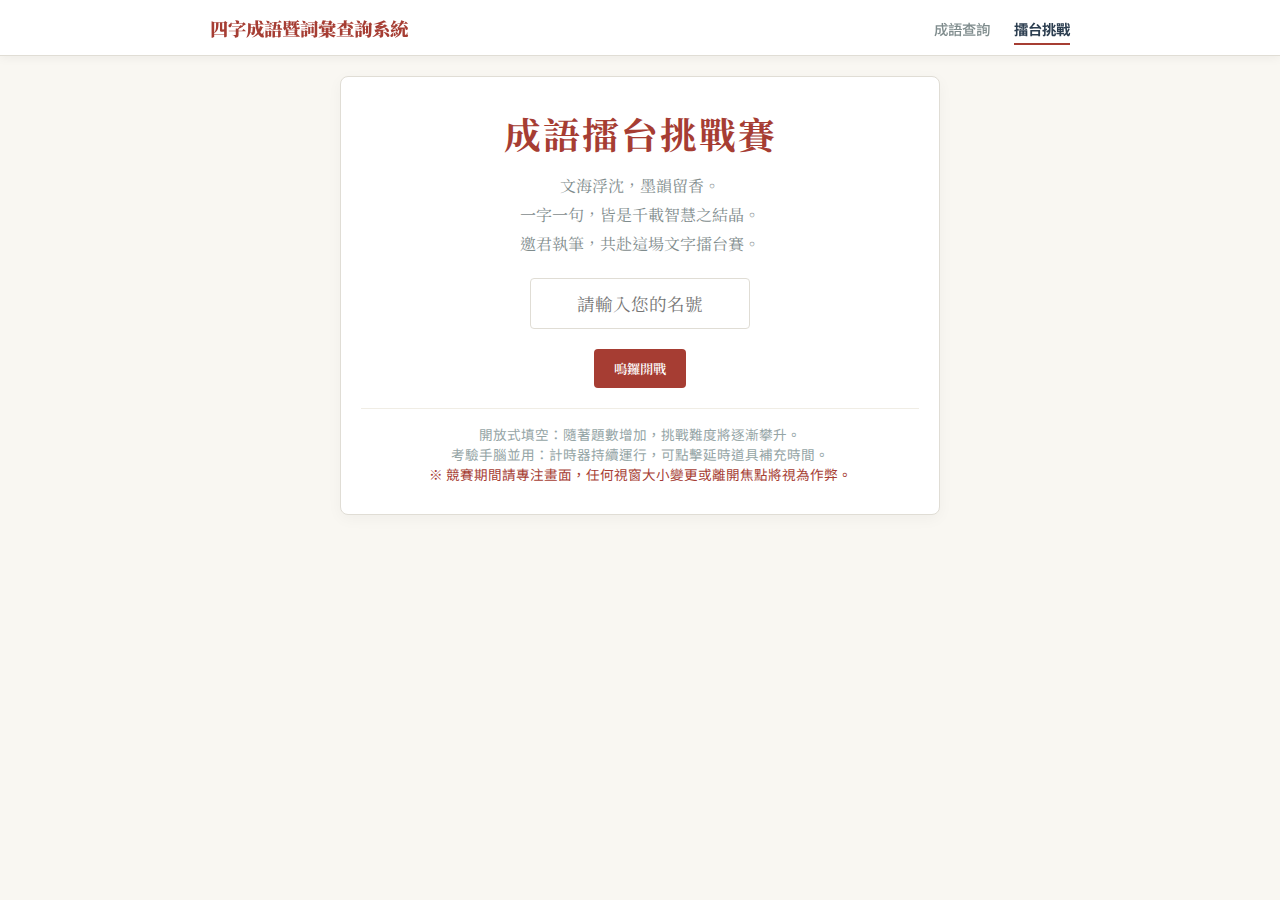
<file: game.html>
<!DOCTYPE html>
<html lang="zh-Hant">
<head>
    <meta charset="UTF-8">
    <meta name="viewport" content="width=device-width, initial-scale=1.0, maximum-scale=1.0, user-scalable=no">
    <title>四字成語暨詞彙查詢系統 - 成語擂台挑戰賽｜漫步時光</title>
    <link href="https://fonts.googleapis.com/css2?family=Noto+Serif+TC:wght@600;700;900&family=Noto+Sans+TC:wght@400;700&display=swap" rel="stylesheet">
    
    <!-- nav (假設路徑正確) -->
    <link rel="stylesheet" href="nav.css">
    <script src="nav.js"></script>

    <!-- style -->
    <link rel="stylesheet" href="game.css">

</head>
<body>

    <!-- 開始介面 -->
    <div id="scene-start" class="scene active">
        <div class="game-card">
            <h1 style="color: var(--accent-red); font-family: var(--serif); font-size: 2.3rem; margin-bottom: 12px; font-weight: 700;">成語擂台挑戰賽</h1>
            
            <div class="art-intro">
                <span>文海浮沈，墨韻留香。</span>
                <span>一字一句，皆是千載智慧之結晶。</span>
                <span>邀君執筆，共赴這場文字擂台賽。</span>
            </div>

            <div style="margin: 20px 0;">
                <input type="text" id="player-name" placeholder="請輸入您的名號" maxlength="8" style="padding:12px; text-align:center; font-size:1.1rem; border:1px solid var(--border-color); border-radius:4px; width: 220px; outline: none; font-family: var(--serif);">
            </div>
            
            <button class="btn btn-primary" onclick="startGame()">鳴鑼開戰</button>

            <div class="rules-small">
                開放式填空：隨著題數增加，挑戰難度將逐漸攀升。<br>
                考驗手腦並用：計時器持續運行，可點擊延時道具補充時間。<br>
                <span style="color: var(--accent-red);">※ 競賽期間請專注畫面，任何視窗大小變更或離開焦點將視為作弊。</span>
            </div>
        </div>
    </div>

    <!-- 遊戲主介面 -->
    <div id="scene-game" class="scene">
        <div class="game-card">
            <div class="stats-dashboard">
                <div class="stat-item">
                    <span class="stat-label">挑戰者</span>
                    <span class="stat-value" id="display-name">-</span>
                </div>
                <div class="stat-item">
                    <span class="stat-label">勝場</span>
                    <span class="stat-value">🏆 <span id="score">0</span></span>
                </div>
                <div class="stat-item">
                    <span class="stat-label">元氣</span>
                    <span class="stat-value" id="hp-display">❤️ x3</span>
                </div>
                <div class="stat-item">
                    <span class="stat-label">道具</span>
                    <span class="stat-value" id="clock-display">⏳ x3</span>
                </div>
            </div>

            <div id="timer-container"><div id="timer-bar"></div></div>
            
            <p id="potential-count" style="font-size: 0.8rem; color: #bbb; margin-bottom: 12px; font-family: var(--sans);"></p>
            
            <div class="idiom-grid" id="game-grid"></div>
            
            <div id="msg" style="min-height: 24px; margin-bottom: 15px;"></div>

            <div id="action-area" class="btn-group">
                <button class="btn btn-primary" id="submit-btn" onclick="checkAnswer()">提交答案</button>
                <button class="btn btn-tool" id="clock-btn" onclick="useClockItem()">⏳ 延時</button>
                <button class="btn btn-outline" onclick="giveUp()">放棄</button>
            </div>
        </div>
    </div>

    <!-- 解答彈窗 Modal -->
    <div id="modal-explanation" class="modal-overlay">
        <div class="modal-content">
            <button class="modal-close" onclick="closeAndNext()">✕</button>
            <div class="modal-header">
                <h3 id="modal-title" style="margin:0; font-family: var(--serif); font-weight: 700;">解答與解析</h3>
            </div>
            <div class="modal-body" id="exp-body">
                <!-- 內容動態生成 -->
            </div>
            <div class="modal-footer">
                <button class="btn btn-primary" style="width: 100%;" onclick="closeAndNext()">繼續挑戰</button>
            </div>
        </div>
    </div>

    <!-- 中場休息 -->
    <div id="scene-rest" class="scene">
        <div class="game-card">
            <h2 style="color: var(--accent-blue); font-family: var(--serif); font-weight: 700; font-size: 2.2rem;">☕ 小憩片刻</h2>
            <div class="art-intro" style="margin-top: 15px;">
                <span style="display: block; font-size: 1.1rem; color: #999;">身經百戰，文采斐然。</span>
                <span style="display: block; font-size: 1.3rem; margin-top: 5px; color: var(--text-main);">
                    您已連續闖過 <span id="rest-milestone" style="color: var(--accent-red); font-weight: 900;">10</span> 關
                </span>
            </div>
            
            <div class="reward-container">
                <div class="reward-item">
                    <span class="reward-icon">❤️</span>
                    <span class="reward-text">+1</span>
                </div>
                <div class="reward-item">
                    <span class="reward-icon">⏳</span>
                    <span class="reward-text">+1</span>
                </div>
            </div>

            <button class="btn btn-primary" style="padding: 12px 50px; font-size: 1.1rem; margin-top: 10px;" onclick="resumeGame()">繼續挑戰</button>
        </div>
    </div>

    <!-- 結束介面 -->
    <div id="scene-end" class="scene">
        <div class="game-card">
            <h1 style="font-family: var(--serif); color: var(--accent-red); font-weight: 700; margin-bottom: 5px;">挑戰結束</h1>
            <canvas id="result-canvas" width="600" height="450"></canvas>
            <div class="btn-group" style="margin-top: 15px;">
                <button class="btn btn-outline" onclick="downloadResult()">下載成就圖</button>
                <button class="btn btn-primary" onclick="location.reload()">再試一次</button>
            </div>
        </div>
    </div>

<script>
    let allIdioms = [];
    let currentQuestion = { baseWord: "", holeIndices: [], validAnswers: [], sortedList: [] };
    let userAnswersHistory = {}; 
    let score = 0, hp = 3, clocks = 3, playerName = "";
    let timerInterval, endTime;
    let isTransitioning = false, isGameActive = false, clockUsedThisRound = false;
    let startWidth = window.innerWidth, startHeight = window.innerHeight;

    async function loadData() {
        try {
            const response = await fetch('https://idiom.strolltimes.com/dict_revised_2015_20240927.json');
            const data = await response.json();
            allIdioms = data.filter(item => item['字詞名'] && item['字詞名'].length === 4);
            allIdioms.sort(() => Math.random() - 0.5);
            document.getElementById('potential-count').innerText = "資料載入完成，隨時可以開戰。";
        } catch (e) {
            document.getElementById('potential-count').innerText = "資料載入失敗。";
        }
    }
    loadData();

    const triggerAntiCheat = (msg = "🚫 心思不專！此題作廢。") => {
        if (isGameActive && !isTransitioning) {
            clearInterval(timerInterval);
            handleWrong(msg);
        }
    };

    document.addEventListener("visibilitychange", () => { if (document.hidden) triggerAntiCheat("🚫 離開畫面！此題作廢。"); });
    window.addEventListener("blur", () => { triggerAntiCheat("🚫 失去焦點！此題作廢。"); });
    window.addEventListener("resize", () => {
        if (Math.abs(window.innerWidth - startWidth) > 80 || Math.abs(window.innerHeight - startHeight) > 80) {
            triggerAntiCheat("🚫 視窗變動！此題作廢。");
        }
    });

    function startGame() {
        if (allIdioms.length === 0) return alert("資料載入中...");
        playerName = document.getElementById('player-name').value.trim() || "無名英雄";
        document.getElementById('display-name').innerText = playerName;
        startWidth = window.innerWidth;
        startHeight = window.innerHeight;
        userAnswersHistory = {}; 
        score = 0; hp = 3; clocks = 3;
        updateStatsDisplay();
        switchScene('scene-game');
        newQuestion();
    }

    function switchScene(id) {
        document.querySelectorAll('.scene').forEach(s => s.classList.remove('active'));
        document.getElementById(id).classList.add('active');
    }

    function updateStatsDisplay() {
        document.getElementById('score').innerText = score;
        document.getElementById('hp-display').innerText = "❤️ x" + hp;
        document.getElementById('clock-display').innerText = "⏳ x" + clocks;
    }

    function getCurrentPatternCode() {
        let code = "";
        for(let i=0; i<4; i++) {
            code += currentQuestion.holeIndices.includes(i) ? "_" : currentQuestion.baseWord[i];
        }
        return code;
    }

    function newQuestion() {
        if (hp <= 0) return endGame();
        isTransitioning = false; isGameActive = true; clockUsedThisRound = false;
        document.getElementById('msg').innerHTML = "";
        document.getElementById('action-area').style.display = "flex";
        document.getElementById('submit-btn').disabled = false;
        document.getElementById('clock-btn').disabled = clocks <= 0;
        closeModal();

        // 核心設定：根據勝場數(score)嚴格劃分階段
        let minAnswers = 50;
        let forceHoleCount = 3; // 預設挖3格 (提示1字)
        let randomHolesRange = null; // 用於後期隨機挖空
        let isExtreme = false;

        if (score >= 40) { 
            // 41題以後：提示1~3字 (填1~3格)，答案1+
            minAnswers = 1;
            randomHolesRange = [1, 2, 3]; // 挖1~3格
            isExtreme = true;
        } else if (score >= 30) { 
            // 31~40題：提示1~2字 (填2~3格)，答案10+
            minAnswers = 10; 
            randomHolesRange = [2, 3]; // 挖2~3格
        } else if (score >= 20) { 
            // 21~30題：固定提示1字 (填3格)，答案20+
            minAnswers = 20; 
            forceHoleCount = 3;
        } else if (score >= 10) { 
            // 11~20題：固定提示1字 (填3格)，答案30+
            minAnswers = 30; 
            forceHoleCount = 3;
        } else { 
            // 1~10題：固定提示1字 (填3格)，答案50+
            minAnswers = 50; 
            forceHoleCount = 3;
        }

        let bestCandidate = null;
        let attemptLimit = 3000;

        while (attemptLimit--) {
            const target = allIdioms[Math.floor(Math.random() * allIdioms.length)];
            const word = target['字詞名'];
            
            // 決定本題「必須」有幾個空格 (numHoles)
            let numHoles;
            if (randomHolesRange) {
                numHoles = randomHolesRange[Math.floor(Math.random() * randomHolesRange.length)];
            } else {
                numHoles = forceHoleCount;
            }
            
            // 隨機決定空格位置
            let hIndices = [];
            let indices = [0, 1, 2, 3].sort(() => Math.random() - 0.5);
            hIndices = indices.slice(0, numHoles).sort();

            // 計算符合該組合的答案數
            const matches = allIdioms.filter(item => {
                for(let j=0; j<4; j++) {
                    if(!hIndices.includes(j) && item['字詞名'][j] !== word[j]) return false;
                }
                return true;
            });

            // 嚴格檢查：必須符合該階段的空格數量且答案數達標
            if (matches.length >= minAnswers) {
                bestCandidate = { baseWord: word, holeIndices: hIndices, validAnswers: matches };
                break; 
            }

            // 備選方案：如果搜尋快結束還沒找到，暫存一個答案數最多、且空格數「絕對正確」的題目
            if (!bestCandidate || (matches.length > bestCandidate.validAnswers.length)) {
                // 只有當空格數完全符合預期時，才更新備選
                if (hIndices.length === numHoles) {
                    bestCandidate = { baseWord: word, holeIndices: hIndices, validAnswers: matches };
                }
            }
        }

        // 最後保險：確保最終題目不為空且空格數正確
        currentQuestion = bestCandidate;
        const potentialCount = currentQuestion.validAnswers.length;
        const actualReveal = 4 - currentQuestion.holeIndices.length;

        document.getElementById('potential-count').innerText = 
            isExtreme ? `極限挑戰：此組合共有 ${potentialCount} 個可能解 (提示 ${actualReveal} 字)` : 
            `此組合共有 ${potentialCount} 種可能 (提示 ${actualReveal} 字)`;
        
        renderGrid();
        startTimer(15000 + (currentQuestion.holeIndices.length * 5000));
    }

    function renderGrid() {
        const grid = document.getElementById('game-grid');
        grid.innerHTML = "";
        for (let i = 0; i < 4; i++) {
            const box = document.createElement('div');
            box.className = "char-box";
            if (currentQuestion.holeIndices.includes(i)) {
                box.innerHTML = `<input type="text" id="ans-${i}" class="game-input" data-idx="${i}" autocomplete="off">`;
            } else { box.innerText = currentQuestion.baseWord[i]; }
            grid.appendChild(box);
        }
        const inputs = document.querySelectorAll('.game-input');
        if(inputs[0]) inputs[0].focus();
        inputs.forEach((input, idx) => {
            let isComposing = false;
            input.addEventListener('compositionstart', () => { isComposing = true; });
            input.addEventListener('compositionend', () => {
                isComposing = false;
                if (input.value && inputs[idx+1]) { inputs[idx+1].focus(); }
            });
            input.addEventListener('input', () => {
                if (!isComposing && input.value && inputs[idx+1]) { inputs[idx+1].focus(); }
            });
            input.onkeydown = (e) => {
                if(e.key === 'Backspace' && !input.value && inputs[idx-1]) inputs[idx-1].focus();
                if(e.key === 'Enter') checkAnswer();
            };
        });
    }

    function startTimer(duration) {
        clearInterval(timerInterval);
        const start = Date.now();
        endTime = start + duration;
        timerInterval = setInterval(() => {
            const now = Date.now();
            const remain = Math.max(0, endTime - now);
            const progress = (remain / duration) * 100;
            document.getElementById('timer-bar').style.width = progress + "%";
            if (remain <= 0) { clearInterval(timerInterval); handleWrong("⌛ 時間到！"); }
        }, 50);
    }

    function useClockItem() {
        if (clocks <= 0 || clockUsedThisRound || !isGameActive) return;
        clocks--; clockUsedThisRound = true;
        updateStatsDisplay();
        endTime += 15000;
        document.getElementById('msg').innerHTML = "<span style='color:var(--accent-gold)'>⏳ 時光延長 15 秒</span>";
        document.getElementById('clock-btn').disabled = true;
    }

    function checkAnswer() {
        if (isTransitioning) return;
        const inputs = document.querySelectorAll('.game-input');
        let attempt = "", complete = true;
        for(let i=0; i<4; i++) {
            if(currentQuestion.holeIndices.includes(i)) {
                const val = document.getElementById(`ans-${i}`).value.trim();
                if(!val) complete = false;
                attempt += val;
            } else { attempt += currentQuestion.baseWord[i]; }
        }
        if(!complete) return;
        const found = allIdioms.find(item => item['字詞名'] === attempt);
        if (found) {
            const word = found['字詞名'];
            const pattern = getCurrentPatternCode();
            if (userAnswersHistory[pattern] && userAnswersHistory[pattern].has(word)) {
                document.getElementById('msg').innerHTML = `<span style="color:orange">⚠️ 在此填空組合下，「${word}」已用過！</span>`;
                return;
            }
            clearInterval(timerInterval);
            isTransitioning = true; isGameActive = false;
            score++; 
            if (!userAnswersHistory[pattern]) userAnswersHistory[pattern] = new Set();
            userAnswersHistory[pattern].add(word);
            updateStatsDisplay();
            document.getElementById('msg').innerHTML = `<span style="color:green">✨ 正確：${attempt}</span>`;
            showExplanations(found, true);
        } else { 
            clearInterval(timerInterval);
            isTransitioning = true; isGameActive = false;
            handleWrong("❌ 查無此詞", attempt); 
        }
    }

    function handleWrong(reason, attempt) {
        clearInterval(timerInterval);
        isTransitioning = true; isGameActive = false;
        hp--; updateStatsDisplay();
        document.getElementById('msg').innerHTML = `<span style="color:var(--accent-red)">${reason}</span>`;
        showExplanations(null, false);
    }

    function showExplanations(userFound, isSuccess) {
        const modal = document.getElementById('modal-explanation');
        const body = document.getElementById('exp-body');
        const title = document.getElementById('modal-title');
        let list = [...currentQuestion.validAnswers];
        if (userFound) { list = [userFound, ...list.filter(a => a['字詞名'] !== userFound['字詞名'])]; }
        title.innerText = isSuccess ? "✅ 正確解鎖" : "💡 可惜了，正確答案參考：";
        let html = "";
        list.forEach(item => {
            const cleanDef = item['釋義'].replace(/<[^>]*>/g, '').slice(0, 150);
            html += `<div class="idiom-list-item">
                        <span class="idiom-title">【${item['字詞名']}】</span>
                        <div class="idiom-def">${cleanDef}...</div>
                     </div>`;
        });
        body.innerHTML = html;
        modal.style.display = "flex";
    }

    function closeModal() { document.getElementById('modal-explanation').style.display = "none"; }
    function closeAndNext() { closeModal(); handleNextStep(); }
    function handleNextStep() {
        if (hp <= 0) { endGame(); return; }
        if (score > 0 && score % 10 === 0) { showRestScene(); } else { newQuestion(); }
    }
    function showRestScene() { document.getElementById('rest-milestone').innerText = score; switchScene('scene-rest'); }
    
    function resumeGame() { 
        hp = Math.min(5, hp + 1); 
        clocks++; 
        updateStatsDisplay(); 
        switchScene('scene-game'); 
        newQuestion(); 
    }

    function giveUp() { if (!isGameActive) return; handleWrong("已放棄"); }
    function getRankInfo(s) {
        if (s >= 50) return { title: "【筆落驚風雨】", desc: "登峰造極，曠古絕倫" };
        if (s >= 40) return { title: "【才高八斗】", desc: "驚才絕豔，翰林名宿" };
        if (s >= 30) return { title: "【胸藏錦繡】", desc: "博古通今，學富五車" };
        if (s >= 20) return { title: "【斐然成章】", desc: "辭藻清麗，才氣初展" };
        if (s >= 10) return { title: "【略通文墨】", desc: "筆耕不輟，漸入佳境" };
        return { title: "【尋章摘句】", desc: "字海浮沈，猶需砥礪" };
    }
    function endGame() { isGameActive = false; clearInterval(timerInterval); closeModal(); switchScene('scene-end'); drawResult(); }
    function drawResult() {
        const canvas = document.getElementById('result-canvas');
        const ctx = canvas.getContext('2d');
        const rank = getRankInfo(score);
        ctx.fillStyle = "#fff"; ctx.fillRect(0, 0, 600, 450);
        ctx.strokeStyle = "#eee"; ctx.lineWidth = 15; ctx.strokeRect(0, 0, 600, 450);
        ctx.fillStyle = "#2c3e50"; ctx.textAlign = "center";
        ctx.font = "600 30px 'Noto Serif TC'"; ctx.fillText("成語擂台成就榜", 300, 80);
        ctx.font = "700 120px 'Noto Serif TC'"; ctx.fillStyle = "#a63d33"; ctx.fillText(`${score}`, 300, 220);
        ctx.font = "600 34px 'Noto Serif TC'"; ctx.fillStyle = "#2c3e50"; ctx.fillText(rank.title, 300, 315);
        ctx.font = "22px 'Noto Serif TC'"; ctx.fillStyle = "#7f8c8d"; ctx.fillText(rank.desc, 300, 360);
        ctx.font = "600 20px 'Noto Serif TC'"; ctx.fillStyle = "#34495e"; ctx.fillText(`挑戰者：${playerName}`, 300, 410);
    }
    function downloadResult() {
        const link = document.createElement('a');
        link.download = `rank_${playerName}.png`;
        link.href = document.getElementById('result-canvas').toDataURL();
        link.click();
    }
</script>
</body>
</html>
</file>
<file: nav.css>
/* nav.css */
:root {
    --nav-height: 56px;
    --subnav-height: 52px;
    --accent-red: #8e443d;
    --border-color: #d1ccc0;
}

/* 第一層：主導覽列 - 設為最高層級 */
.global-nav {
    width: 100%;
    height: var(--nav-height);
    background: #ffffff;
    border-bottom: 1px solid var(--border-color);
    position: fixed;
    top: 0; left: 0;
    z-index: 10010; /* 確保在最頂層 */
    display: flex;
    justify-content: center;
    box-shadow: 0 2px 10px rgba(0,0,0,0.05);
}

.nav-container {
    width: 100%;
    max-width: 900px;
    display: flex;
    justify-content: space-between;
    align-items: center;
    padding: 0 20px;
}

.nav-brand {
    font-family: 'Noto Serif TC', serif;
    font-weight: 900;
    color: var(--accent-red);
    font-size: 1.15rem;
}

/* 漢堡按鈕 */
.nav-toggle {
    display: none;
    flex-direction: column;
    justify-content: space-around;
    width: 24px;
    height: 18px;
    background: transparent;
    border: none;
    cursor: pointer;
    padding: 0;
    z-index: 10012;
}

.nav-toggle span {
    width: 24px;
    height: 2px;
    background: var(--accent-red);
    border-radius: 10px;
    transition: all 0.3s linear;
    position: relative;
    transform-origin: 1px;
}

.nav-toggle.is-active span:nth-child(1) { transform: rotate(45deg); }
.nav-toggle.is-active span:nth-child(2) { opacity: 0; }
.nav-toggle.is-active span:nth-child(3) { transform: rotate(-45deg); }

.nav-links a {
    text-decoration: none;
    color: #7f8c8d;
    margin-left: 20px;
    font-size: 0.9rem;
    font-weight: 500;
    transition: color 0.2s;
}

.nav-links a:hover { color: var(--accent-red); }
.nav-links a.active { color: #2c3e50; font-weight: bold; border-bottom: 2px solid var(--accent-red); padding-bottom: 4px; }

/* 行動版選單適配 - 層級介於主導覽與搜尋列之間 */
@media (max-width: 600px) {
    .nav-toggle { display: flex; }
    
    .nav-links {
        position: fixed;
        top: var(--nav-height);
        left: 0;
        width: 100%;
        background: white;
        flex-direction: column;
        display: none;
        border-bottom: 1px solid var(--border-color);
        box-shadow: 0 10px 20px rgba(0,0,0,0.1);
        z-index: 10009; /* 僅次於 global-nav */
    }
    
    .nav-links.is-visible { display: flex; }
    
    .nav-links a {
        margin: 0;
        padding: 18px 25px;
        border-bottom: 1px solid #f0f0f0;
        font-size: 1rem;
    }
}

/* 第二層：次級搜尋列 - 層級低於主導覽列以實現「滑出」效果 */
.search-subnav {
    width: 100%;
    height: var(--subnav-height);
    background: rgba(253, 251, 246, 0.98);
    backdrop-filter: blur(8px);
    border-bottom: 1px solid var(--border-color);
    position: fixed;
    top: var(--nav-height);
    left: 0;
    z-index: 10008; /* 高於內容，低於導覽列 */
    display: flex;
    justify-content: center;
    transform: translateY(-100%);
    transition: transform 0.4s cubic-bezier(0.165, 0.84, 0.44, 1), opacity 0.3s;
    opacity: 0;
    box-shadow: 0 4px 10px rgba(0,0,0,0.03);
}

.search-subnav.visible {
    transform: translateY(0);
    opacity: 1;
}

.subnav-container {
    width: 100%;
    max-width: 900px;
    display: flex;
    align-items: center;
    justify-content: center;
    padding: 0 20px;
}

.subnav-label {
    font-size: 0.85rem;
    color: #4a6572;
    margin-right: 15px;
    font-family: 'Noto Serif TC', serif;
    font-weight: 600;
}

.mini-grid { display: flex; gap: 8px; }

.input-mini {
    width: 38px;
    height: 38px;
    text-align: center;
    font-family: 'Noto Serif TC', serif;
    font-size: 22px;
    border: 1px solid var(--border-color);
    border-radius: 4px;
    background: #ffffff;
    color: var(--accent-red);
    outline: none;
    background-image:
        linear-gradient(to right, transparent 12px, rgba(142,68,61,0.08) 12px, rgba(142,68,61,0.08) 13px, transparent 13px),
        linear-gradient(to right, transparent 25px, rgba(142,68,61,0.08) 25px, rgba(142,68,61,0.08) 26px, transparent 26px),
        linear-gradient(to bottom, transparent 12px, rgba(142,68,61,0.08) 12px, rgba(142,68,61,0.08) 13px, transparent 13px),
        linear-gradient(to bottom, transparent 25px, rgba(142,68,61,0.08) 25px, rgba(142,68,61,0.08) 26px, transparent 26px);
}

body { padding-top: var(--nav-height); }
</file>
<file: game.css>
/* =========================
   變數系統
========================= */
:root {
    --accent-red: #a63d33;
    --accent-blue: #34495e;
    --accent-gold: #c6a355;
    --bg-paper: #f9f7f2;
    --border-color: #e0ddd5;
    --text-main: #2c3e50;

    --serif: 'Noto Serif TC', serif;
    --sans: 'Noto Sans TC', sans-serif;
}

/* =========================
   基本設定
========================= */
*,
*::before,
*::after {
    box-sizing: border-box;
}

body {
    margin: 0;
    min-height: 100vh;
    background: var(--bg-paper);
    color: var(--text-main);
    font-family: var(--sans);
    display: flex;
    flex-direction: column;
    align-items: center;
}

/* =========================
   場景控制
========================= */
.scene {
    display: none;
    width: 95%;
    max-width: 600px;
    margin: 20px auto;
}

.scene.active {
    display: block;
}

/* =========================
   卡片容器
========================= */
.game-card {
    background: #fff;
    border: 1px solid var(--border-color);
    border-radius: 8px;
    padding: 30px 20px;
    box-shadow: 0 4px 15px rgba(0,0,0,0.04);
    text-align: center;
}

/* =========================
   標題與說明
========================= */
h1 {
    font-family: var(--serif);
    color: var(--accent-red);
    margin: 0 0 15px;
    letter-spacing: 2px;
}

.art-intro {
    font-family: var(--serif);
    color: #7f8c8d;
    line-height: 1.8;
    margin-bottom: 20px;
}

.art-intro span {
    display: block;
}

.rules-small {
    margin-top: 20px;
    font-size: 0.85rem;
    color: #95a5a6;
    border-top: 1px solid #f0ede5;
    padding-top: 15px;
}

/* =========================
   統計列
========================= */
.stats-dashboard {
    display: grid;
    grid-template-columns: repeat(4, 1fr);
    background: #fcfbf9;
    padding: 12px 5px;
    border-radius: 6px;
    border: 1px solid #f0ede5;
    margin-bottom: 20px;
}

.stat-item {
    display: flex;
    flex-direction: column;
    align-items: center;
}

.stat-label {
    font-size: 0.7rem;
    color: #999;
}

.stat-value {
    font-weight: 600;
    color: var(--accent-blue);
}

/* =========================
   計時條
========================= */
#timer-container {
    height: 4px;
    background: #eee;
    border-radius: 2px;
    overflow: hidden;
    margin-bottom: 20px;
}

#timer-bar {
    height: 100%;
    background: var(--accent-red);
    transition: width 0.1s linear;
}

/* =========================
   成語格子
========================= */
.idiom-grid {
    display: grid;
    grid-template-columns: repeat(4, 1fr);
    gap: 12px;
    max-width: 360px;
    margin: 0 auto 20px;
}

.char-box {
    aspect-ratio: 1;
    border: 1.5px solid #eae7e0;
    border-radius: 4px;
    display: flex;
    align-items: center;
    justify-content: center;
    font-size: 1.8rem;
    font-family: var(--serif);
    font-weight: 600;
    background: #f8f6f2;
    transition: 0.3s ease;
}

.game-input {
    width: 100%;
    height: 100%;
    border: none;
    text-align: center;
    font-size: 1.8rem;
    font-family: var(--serif);
    font-weight: 700;
    color: var(--accent-red);
    background: #fffdf5;
    outline: none;
}

.char-box:has(.game-input:focus) {
    border-color: var(--accent-gold);
    box-shadow: 0 0 8px rgba(198,163,85,0.15);
}

/* =========================
   按鈕
========================= */
.btn-group {
    display: flex;
    justify-content: center;
    gap: 10px;
}

.btn {
    border: none;
    border-radius: 4px;
    padding: 10px 20px;
    font-family: var(--serif);
    font-weight: 600;
    cursor: pointer;
    transition: 0.2s;
}

.btn-primary {
    background: var(--accent-red);
    color: #fff;
}

.btn-tool {
    background: var(--accent-gold);
    color: #fff;
}

.btn-outline {
    background: transparent;
    border: 1px solid #ccc;
    color: #999;
}

.btn:hover {
    opacity: 0.85;
}

/* =========================
   Modal
========================= */
.modal-overlay {
    display: none;
    position: fixed;
    inset: 0;
    background: rgba(0,0,0,0.6);
    backdrop-filter: blur(2px);
    align-items: center;
    justify-content: center;
    z-index: 1000;
}

.modal-content {
    background: #fff;
    width: 90%;
    max-width: 480px;
    border-radius: 8px;
    padding: 25px;
    animation: modalSlide 0.3s ease-out;
}

@keyframes modalSlide {
    from { transform: translateY(20px); opacity: 0; }
    to   { transform: translateY(0); opacity: 1; }
}

/* =========================
   獎勵與畫布
========================= */
.reward-badge {
    display: inline-block;
    background: #fdfaf5;
    border: 1px solid #eee;
    padding: 8px 16px;
    border-radius: 4px;
    margin: 5px;
    font-weight: bold;
}

canvas {
    max-width: 100%;
    height: auto;
    border: 1px solid #f0ede5;
    margin: 10px 0;
}
</file>
